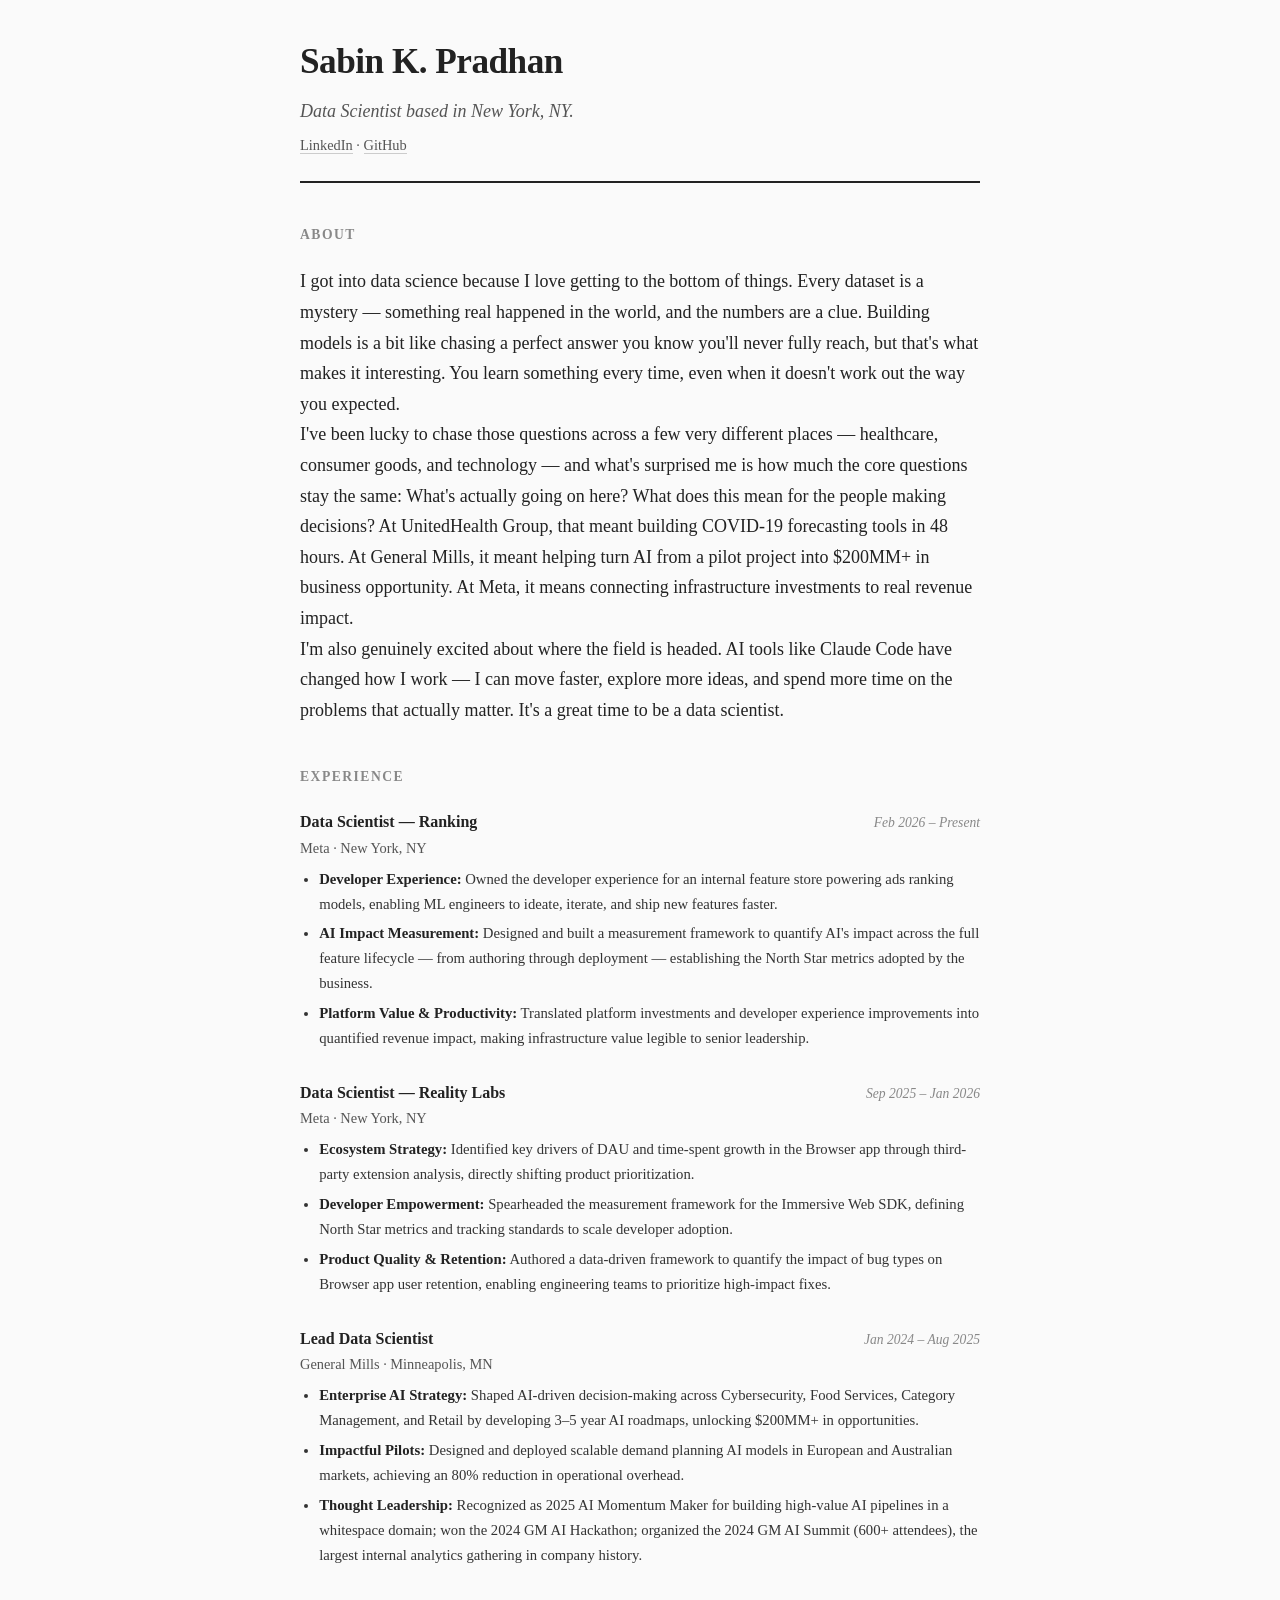
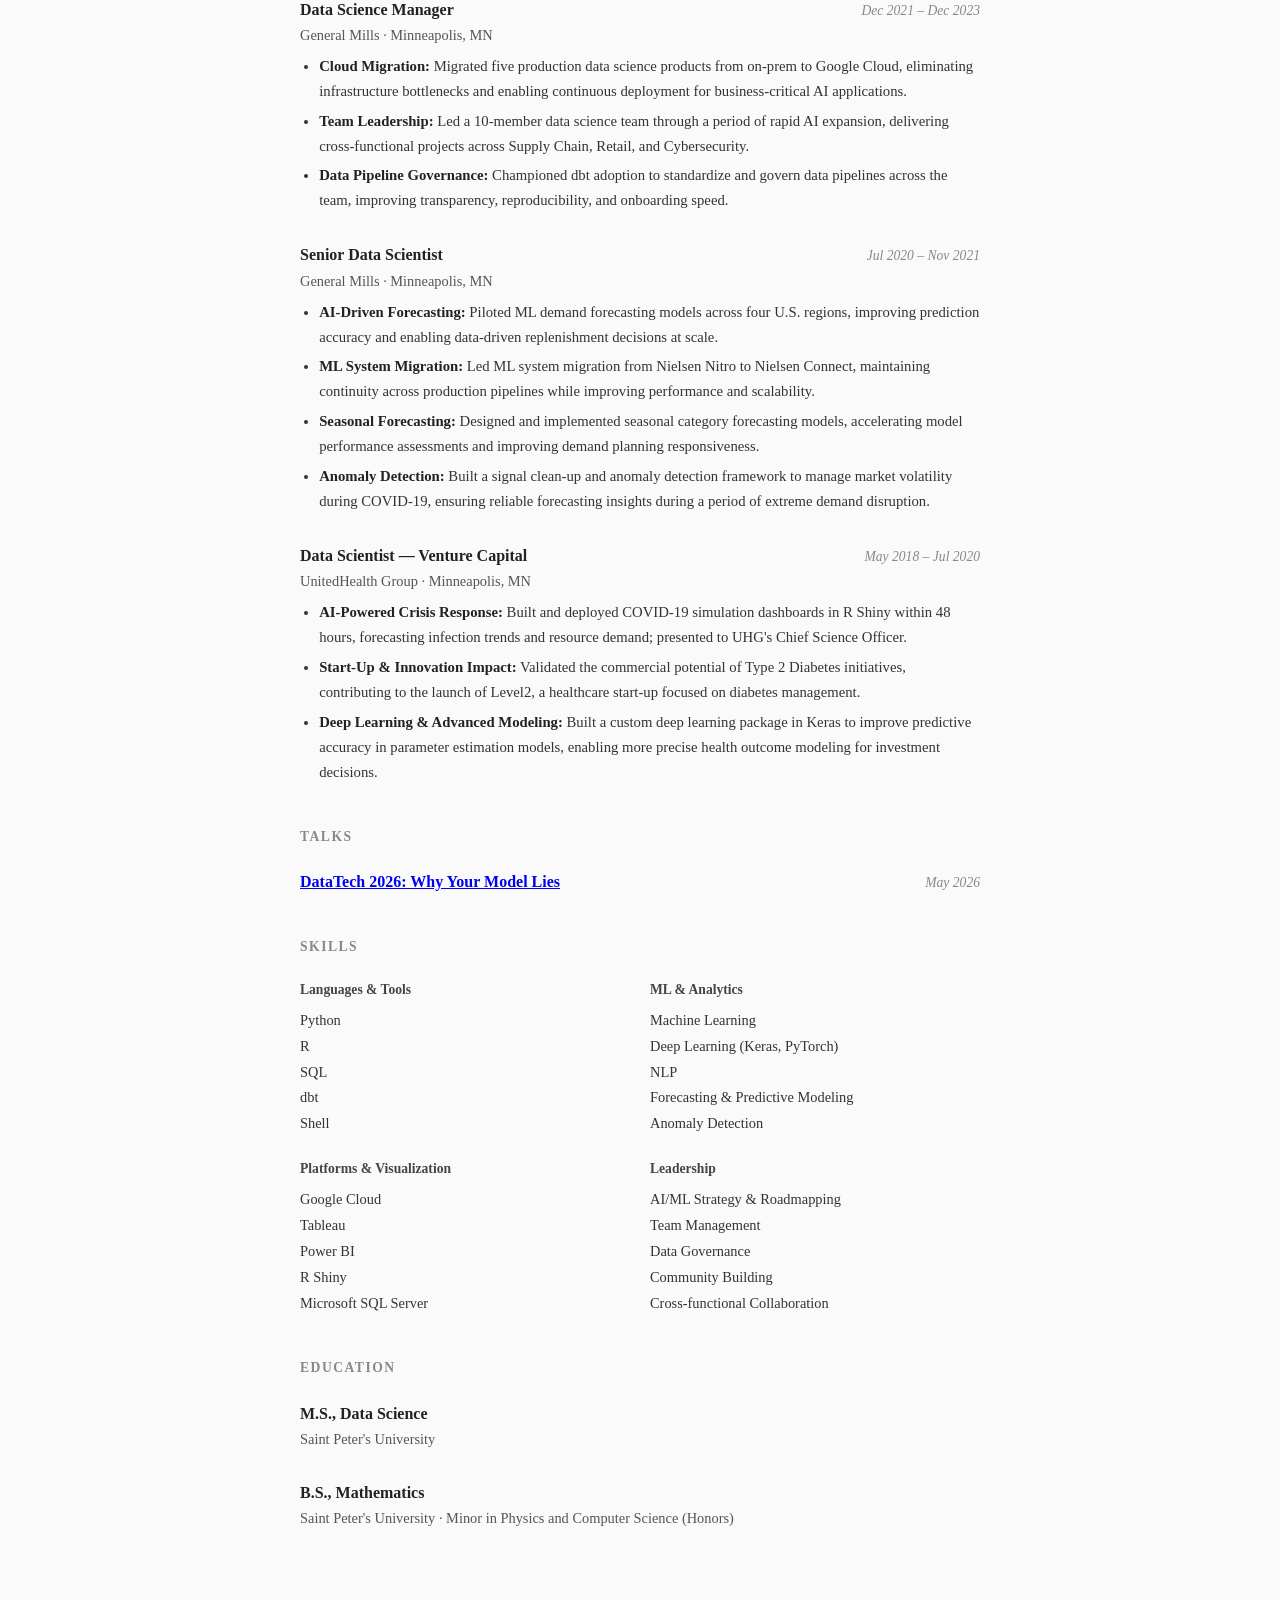
<file: index.html>
<!DOCTYPE html>
<html lang="en">
  <head>
    <meta charset="UTF-8" />
    <meta name="viewport" content="width=device-width, initial-scale=1.0" />
    <title>Sabin K. Pradhan</title>
    <link rel="stylesheet" href="styles.css" />
  </head>
  <body>
    <div class="container">

      <header>
        <h1>Sabin K. Pradhan</h1>
        <p class="bio">Data Scientist based in New York, NY.</p>
        <p class="contact">
          <a href="https://www.linkedin.com/in/sabinkpradhan" target="_blank">LinkedIn</a> &middot;
          <a href="https://github.com/spradh" target="_blank">GitHub</a>
        </p>
      </header>

      <section>
        <h2>About</h2>
        <p>I got into data science because I love getting to the bottom of things. Every dataset is a mystery — something real happened in the world, and the numbers are a clue. Building models is a bit like chasing a perfect answer you know you'll never fully reach, but that's what makes it interesting. You learn something every time, even when it doesn't work out the way you expected.</p>
        <p>I've been lucky to chase those questions across a few very different places — healthcare, consumer goods, and technology — and what's surprised me is how much the core questions stay the same: What's actually going on here? What does this mean for the people making decisions? At UnitedHealth Group, that meant building COVID-19 forecasting tools in 48 hours. At General Mills, it meant helping turn AI from a pilot project into $200MM+ in business opportunity. At Meta, it means connecting infrastructure investments to real revenue impact.</p>
        <p>I'm also genuinely excited about where the field is headed. AI tools like Claude Code have changed how I work — I can move faster, explore more ideas, and spend more time on the problems that actually matter. It's a great time to be a data scientist.</p>
      </section>

      <section>
        <h2>Experience</h2>

        <div class="job">
          <div class="job-header">
            <span class="job-title">Data Scientist — Ranking</span>
            <span class="job-date">Feb 2026 – Present</span>
          </div>
          <div class="job-company">Meta &middot; New York, NY</div>
          <ul>
            <li><strong>Developer Experience:</strong> Owned the developer experience for an internal feature store powering ads ranking models, enabling ML engineers to ideate, iterate, and ship new features faster.</li>
            <li><strong>AI Impact Measurement:</strong> Designed and built a measurement framework to quantify AI's impact across the full feature lifecycle — from authoring through deployment — establishing the North Star metrics adopted by the business.</li>
            <li><strong>Platform Value & Productivity:</strong> Translated platform investments and developer experience improvements into quantified revenue impact, making infrastructure value legible to senior leadership.</li>
          </ul>
        </div>

        <div class="job">
          <div class="job-header">
            <span class="job-title">Data Scientist — Reality Labs</span>
            <span class="job-date">Sep 2025 – Jan 2026</span>
          </div>
          <div class="job-company">Meta &middot; New York, NY</div>
          <ul>
            <li><strong>Ecosystem Strategy:</strong> Identified key drivers of DAU and time-spent growth in the Browser app through third-party extension analysis, directly shifting product prioritization.</li>
            <li><strong>Developer Empowerment:</strong> Spearheaded the measurement framework for the Immersive Web SDK, defining North Star metrics and tracking standards to scale developer adoption.</li>
            <li><strong>Product Quality & Retention:</strong> Authored a data-driven framework to quantify the impact of bug types on Browser app user retention, enabling engineering teams to prioritize high-impact fixes.</li>
          </ul>
        </div>

        <div class="job">
          <div class="job-header">
            <span class="job-title">Lead Data Scientist</span>
            <span class="job-date">Jan 2024 – Aug 2025</span>
          </div>
          <div class="job-company">General Mills &middot; Minneapolis, MN</div>
          <ul>
            <li><strong>Enterprise AI Strategy:</strong> Shaped AI-driven decision-making across Cybersecurity, Food Services, Category Management, and Retail by developing 3–5 year AI roadmaps, unlocking $200MM+ in opportunities.</li>
            <li><strong>Impactful Pilots:</strong> Designed and deployed scalable demand planning AI models in European and Australian markets, achieving an 80% reduction in operational overhead.</li>
            <li><strong>Thought Leadership:</strong> Recognized as 2025 AI Momentum Maker for building high-value AI pipelines in a whitespace domain; won the 2024 GM AI Hackathon; organized the 2024 GM AI Summit (600+ attendees), the largest internal analytics gathering in company history.</li>
          </ul>
        </div>

        <div class="job">
          <div class="job-header">
            <span class="job-title">Data Science Manager</span>
            <span class="job-date">Dec 2021 – Dec 2023</span>
          </div>
          <div class="job-company">General Mills &middot; Minneapolis, MN</div>
          <ul>
            <li><strong>Cloud Migration:</strong> Migrated five production data science products from on-prem to Google Cloud, eliminating infrastructure bottlenecks and enabling continuous deployment for business-critical AI applications.</li>
            <li><strong>Team Leadership:</strong> Led a 10-member data science team through a period of rapid AI expansion, delivering cross-functional projects across Supply Chain, Retail, and Cybersecurity.</li>
            <li><strong>Data Pipeline Governance:</strong> Championed dbt adoption to standardize and govern data pipelines across the team, improving transparency, reproducibility, and onboarding speed.</li>
          </ul>
        </div>

        <div class="job">
          <div class="job-header">
            <span class="job-title">Senior Data Scientist</span>
            <span class="job-date">Jul 2020 – Nov 2021</span>
          </div>
          <div class="job-company">General Mills &middot; Minneapolis, MN</div>
          <ul>
            <li><strong>AI-Driven Forecasting:</strong> Piloted ML demand forecasting models across four U.S. regions, improving prediction accuracy and enabling data-driven replenishment decisions at scale.</li>
            <li><strong>ML System Migration:</strong> Led ML system migration from Nielsen Nitro to Nielsen Connect, maintaining continuity across production pipelines while improving performance and scalability.</li>
            <li><strong>Seasonal Forecasting:</strong> Designed and implemented seasonal category forecasting models, accelerating model performance assessments and improving demand planning responsiveness.</li>
            <li><strong>Anomaly Detection:</strong> Built a signal clean-up and anomaly detection framework to manage market volatility during COVID-19, ensuring reliable forecasting insights during a period of extreme demand disruption.</li>
          </ul>
        </div>

        <div class="job">
          <div class="job-header">
            <span class="job-title">Data Scientist — Venture Capital</span>
            <span class="job-date">May 2018 – Jul 2020</span>
          </div>
          <div class="job-company">UnitedHealth Group &middot; Minneapolis, MN</div>
          <ul>
            <li><strong>AI-Powered Crisis Response:</strong> Built and deployed COVID-19 simulation dashboards in R Shiny within 48 hours, forecasting infection trends and resource demand; presented to UHG's Chief Science Officer.</li>
            <li><strong>Start-Up & Innovation Impact:</strong> Validated the commercial potential of Type 2 Diabetes initiatives, contributing to the launch of Level2, a healthcare start-up focused on diabetes management.</li>
            <li><strong>Deep Learning & Advanced Modeling:</strong> Built a custom deep learning package in Keras to improve predictive accuracy in parameter estimation models, enabling more precise health outcome modeling for investment decisions.</li>
          </ul>
        </div>

      </section>

      <section>
        <h2>Talks</h2>

        <!-- Template for future talks:
        <div class="talk">
          <div class="talk-header">
            <span class="talk-title"><a href="talks/YYYYMM_FILENAME.html">Talk Title</a></span>
            <span class="talk-date">Month YYYY</span>
          </div>
          <div class="talk-event">Event / Venue Name</div>
        </div>
        -->

        <div class="talk">
          <div class="talk-header">
            <span class="talk-title"><a href="talks/202605_Pradhan_Sabin_Why_Your_Model_Lies_Presentation.html">DataTech 2026: Why Your Model Lies</a></span>
            <span class="talk-date">May 2026</span>
          </div>
        </div>

      </section>

      <section>
        <h2>Skills</h2>
        <div class="skills-grid">
          <div class="skill-group">
            <h3>Languages & Tools</h3>
            <ul>
              <li>Python</li>
              <li>R</li>
              <li>SQL</li>
              <li>dbt</li>
              <li>Shell</li>
            </ul>
          </div>
          <div class="skill-group">
            <h3>ML & Analytics</h3>
            <ul>
              <li>Machine Learning</li>
              <li>Deep Learning (Keras, PyTorch)</li>
              <li>NLP</li>
              <li>Forecasting & Predictive Modeling</li>
              <li>Anomaly Detection</li>
            </ul>
          </div>
          <div class="skill-group">
            <h3>Platforms & Visualization</h3>
            <ul>
              <li>Google Cloud</li>
              <li>Tableau</li>
              <li>Power BI</li>
              <li>R Shiny</li>
              <li>Microsoft SQL Server</li>
            </ul>
          </div>
          <div class="skill-group">
            <h3>Leadership</h3>
            <ul>
              <li>AI/ML Strategy & Roadmapping</li>
              <li>Team Management</li>
              <li>Data Governance</li>
              <li>Community Building</li>
              <li>Cross-functional Collaboration</li>
            </ul>
          </div>
        </div>
      </section>

      <section>
        <h2>Education</h2>

        <div class="job">
          <div class="job-header">
            <span class="job-title">M.S., Data Science</span>
          </div>
          <div class="job-company">Saint Peter's University</div>
        </div>

        <div class="job">
          <div class="job-header">
            <span class="job-title">B.S., Mathematics</span>
          </div>
          <div class="job-company">Saint Peter's University &middot; Minor in Physics and Computer Science (Honors)</div>
        </div>

      </section>

    </div>
  </body>
</html>
</file>
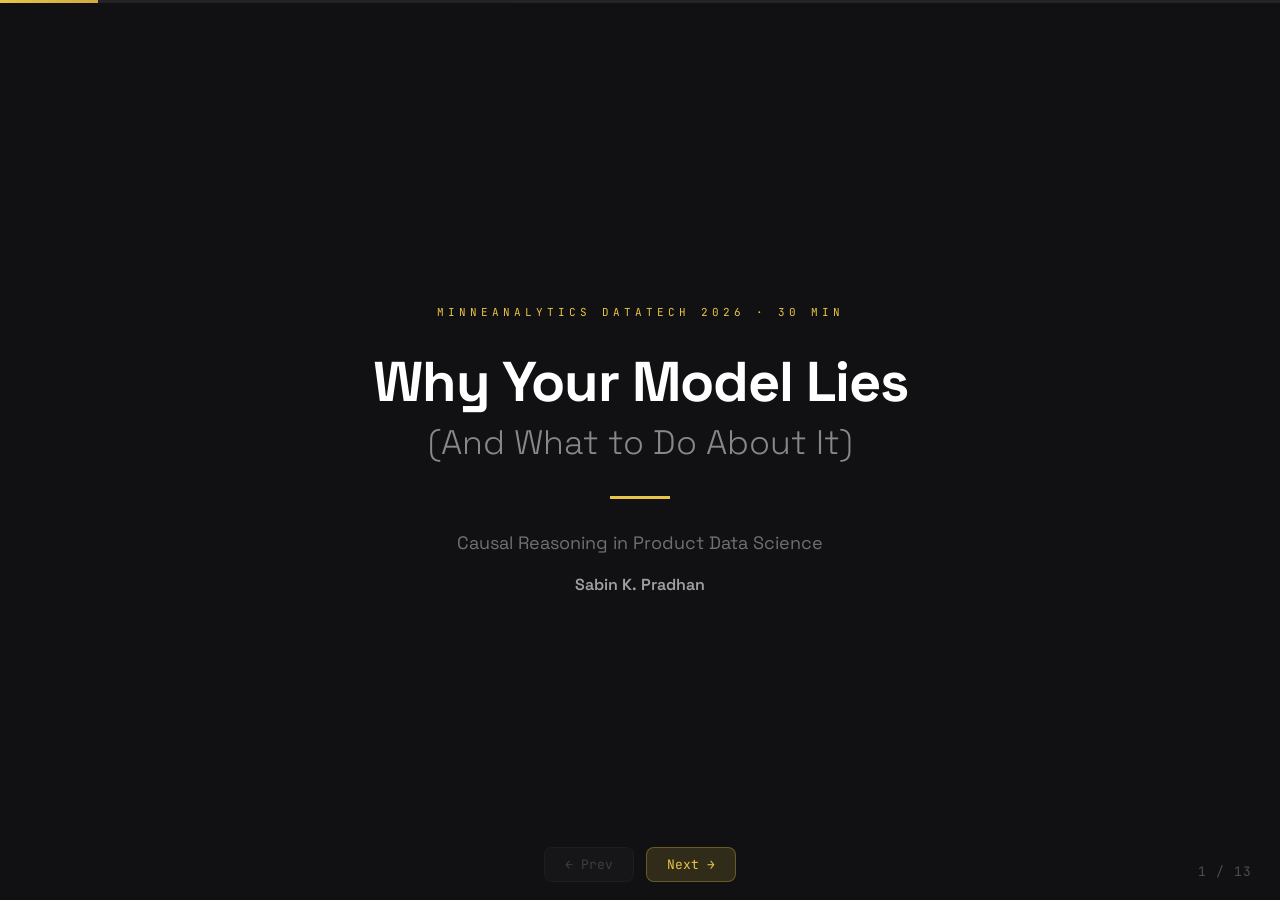
<file: talks/202605_Pradhan_Sabin_Why_Your_Model_Lies_Presentation.html>
<!DOCTYPE html>
<html lang="en">
<head>
<meta charset="UTF-8">
<meta name="viewport" content="width=device-width, initial-scale=1.0">
<title>Why Your Model Lies — Sabin K. Pradhan</title>
<link href="https://fonts.googleapis.com/css2?family=Space+Grotesk:wght@300;400;500;600;700;800&family=JetBrains+Mono:wght@400;500;600;700&display=swap" rel="stylesheet">
<style>
  *, *::before, *::after { box-sizing: border-box; margin: 0; padding: 0; }
  html, body { height: 100%; overflow: hidden; background: #111113; color: #fff; font-family: 'Space Grotesk', sans-serif; }
  
  ::-webkit-scrollbar { width: 4px; }
  ::-webkit-scrollbar-track { background: transparent; }
  ::-webkit-scrollbar-thumb { background: rgba(255,255,255,0.1); border-radius: 4px; }

  .mono { font-family: 'JetBrains Mono', monospace; }

  /* Progress bar */
  #progress { position: fixed; top: 0; left: 0; height: 3px; background: linear-gradient(90deg, #E8C547, #D4A843); transition: width 0.4s ease; z-index: 100; }
  #progress-track { position: fixed; top: 0; left: 0; right: 0; height: 3px; background: rgba(255,255,255,0.08); z-index: 99; }

  /* Slide container */
  #deck { width: 100%; height: 100%; position: relative; }
  .slide { display: none; width: 100%; height: 100%; position: absolute; top: 0; left: 0; animation: fadeUp 0.35s ease; }
  .slide.active { display: flex; }
  
  @keyframes fadeUp { from { opacity: 0; transform: translateY(10px); } to { opacity: 1; transform: translateY(0); } }
  @keyframes barGrow { from { width: 0; } }

  /* Navigation */
  #nav { position: fixed; bottom: 18px; left: 50%; transform: translateX(-50%); display: flex; gap: 12px; z-index: 50; }
  #nav button { background: rgba(255,255,255,0.08); border: 1px solid rgba(255,255,255,0.1); color: rgba(255,255,255,0.6); border-radius: 8px; padding: 8px 20px; cursor: pointer; font-family: 'JetBrains Mono', monospace; font-size: 13px; transition: all 0.2s; }
  #nav button:hover:not(:disabled) { background: rgba(255,255,255,0.12); }
  #nav button:disabled { opacity: 0.3; cursor: default; }
  #btn-next { background: rgba(232,197,71,0.15) !important; border-color: rgba(232,197,71,0.3) !important; color: #E8C547 !important; }
  #slide-num { position: fixed; bottom: 20px; right: 28px; font-family: 'JetBrains Mono', monospace; font-size: 13px; color: rgba(255,255,255,0.25); letter-spacing: 1px; z-index: 50; }

  /* Shared styles */
  .tag { display: inline-block; padding: 4px 12px; border-radius: 6px; background: rgba(232,197,71,0.15); font-family: 'JetBrains Mono', monospace; font-size: 10px; color: #E8C547; font-weight: 700; letter-spacing: 1px; }
  .gold-line { width: 60px; height: 3px; background: #E8C547; }
  .card { background: rgba(255,255,255,0.03); border: 1px solid rgba(255,255,255,0.06); border-radius: 10px; padding: 14px 16px; }
  .quote-bar { border-left: 2px solid #E8C547; padding-left: 16px; }
  .gold-box { padding: 14px 24px; background: rgba(232,197,71,0.08); border: 1px solid rgba(232,197,71,0.2); border-radius: 10px; }
  .dark-box { padding: 14px 18px; background: rgba(232,197,71,0.06); border: 1px solid rgba(232,197,71,0.15); border-radius: 10px; }

  /* Option cards */
  .option-card { background: rgba(255,255,255,0.03); border: 1px solid rgba(255,255,255,0.1); border-radius: 12px; padding: 16px 20px; cursor: pointer; transition: all 0.3s ease; position: relative; overflow: hidden; }
  .option-card:hover { background: rgba(255,255,255,0.05); }
  .option-card .id-circle { width: 32px; height: 32px; border-radius: 8px; display: flex; align-items: center; justify-content: center; font-family: 'JetBrains Mono', monospace; font-size: 14px; font-weight: 700; flex-shrink: 0; transition: all 0.3s; }
  .option-card .consequence { display: none; border-top: 1px solid rgba(255,255,255,0.1); padding-top: 14px; margin-top: 16px; animation: fadeUp 0.4s ease; }
  .option-card.revealed .consequence { display: block; }
  .option-card.revealed { border-color: var(--opt-color); background: var(--opt-bg); }
  .option-card.revealed .id-circle { background: var(--opt-color) !important; color: #1a1a1a !important; }
  .quality-tag { display: inline-block; padding: 3px 10px; border-radius: 20px; font-family: 'JetBrains Mono', monospace; font-size: 11px; font-weight: 700; letter-spacing: 0.5px; margin-bottom: 10px; }

  /* Feature bars */
  .feature-bar-fill { height: 100%; border-radius: 4px; background: linear-gradient(90deg, #E8C547, #D4A843); animation: barGrow 0.8s cubic-bezier(0.22,1,0.36,1); }

  /* Stat cards */
  .stat-card { flex: 1; padding: 20px 14px; background: rgba(255,255,255,0.03); border-radius: 12px; border: 1px solid rgba(255,255,255,0.06); text-align: center; }
  .stat-card.highlight { border-color: rgba(232,197,71,0.3); }
  .stat-value { font-size: 36px; font-weight: 700; line-height: 1.2; }

  /* Checklist */
  .checklist-item { display: flex; gap: 14px; padding: 12px 16px; background: rgba(255,255,255,0.03); border-radius: 10px; border: 1px solid rgba(255,255,255,0.06); align-items: flex-start; }
  .checklist-num { width: 30px; height: 30px; border-radius: 8px; background: rgba(232,197,71,0.15); display: flex; align-items: center; justify-content: center; font-family: 'JetBrains Mono', monospace; font-size: 13px; font-weight: 700; color: #E8C547; flex-shrink: 0; }

  /* Expertise tags */
  .expertise-tag { padding: 5px 14px; border-radius: 20px; background: rgba(232,197,71,0.1); border: 1px solid rgba(232,197,71,0.2); color: #E8C547; font-size: 12px; font-family: 'JetBrains Mono', monospace; display: inline-block; }

  /* Highlight cards */
  .highlight-card { display: flex; gap: 14px; padding: 14px 16px; background: rgba(255,255,255,0.03); border-radius: 10px; border: 1px solid rgba(255,255,255,0.06); }
  .highlight-card .icon { font-size: 22px; flex-shrink: 0; }
  .highlight-card .label { font-size: 12px; font-family: 'JetBrains Mono', monospace; color: #E8C547; margin-bottom: 4px; font-weight: 600; }
  .highlight-card .text { font-size: 14px; color: rgba(255,255,255,0.6); line-height: 1.5; }

  /* Diagram box */
  .diagram-box { padding: 20px 28px; background: rgba(255,255,255,0.03); border-radius: 12px; border: 1px solid rgba(255,255,255,0.08); }

  /* Responsive */
  @media (max-width: 768px) {
    .slide-inner { padding: 24px !important; }
    .stat-cards { flex-direction: column; }
  }
</style>
</head>
<body>

<div id="progress-track"></div>
<div id="progress"></div>

<div id="deck">

  <!-- SLIDE 1: Title -->
  <div class="slide active" data-index="0">
    <div class="slide-inner" style="display:flex; flex-direction:column; align-items:center; justify-content:center; height:100%; text-align:center; padding:40px; width:100%;">
      <div class="mono" style="font-size:11px; color:#E8C547; letter-spacing:4px; margin-bottom:32px; text-transform:uppercase;">MinneAnalytics DataTech 2026 · 30 min</div>
      <h1 style="font-size:clamp(36px,6vw,56px); font-weight:800; line-height:1.1; letter-spacing:-1px;">Why Your Model Lies</h1>
      <h2 style="font-size:clamp(22px,4vw,34px); font-weight:300; color:rgba(255,255,255,0.5); margin-top:8px;">(And What to Do About It)</h2>
      <div class="gold-line" style="margin:32px 0;"></div>
      <div style="font-size:18px; color:rgba(255,255,255,0.4);">Causal Reasoning in Product Data Science</div>
      <div style="font-size:16px; font-weight:600; color:rgba(255,255,255,0.6); margin-top:20px;">Sabin K. Pradhan</div>
    </div>
  </div>

  <!-- SLIDE 2: About Me -->
  <div class="slide" data-index="1">
    <div class="slide-inner" style="display:flex; flex-direction:column; justify-content:center; height:100%; padding:40px 48px; width:100%;">
      <div class="mono" style="font-size:11px; color:#E8C547; letter-spacing:3px; margin-bottom:8px; text-transform:uppercase;">About the Speaker</div>
      <h2 style="font-size:36px; font-weight:700;">Sabin K. Pradhan</h2>
      <div style="font-size:15px; color:rgba(255,255,255,0.4); margin-top:4px; margin-bottom:8px;">Data Scientist · 8+ Years · Tech, Healthcare, CPG & Ecommerce</div>
      <div style="font-size:13px; color:rgba(255,255,255,0.35); margin-bottom:16px; font-style:italic;">Currently: Product Data Scientist at a large-scale consumer tech platform — ranking systems, experimentation, and causal measurement.</div>
      <div style="display:flex; flex-wrap:wrap; gap:8px; margin-bottom:24px;">
        <span class="expertise-tag">Causal Inference</span>
        <span class="expertise-tag">Experimental Design</span>
        <span class="expertise-tag">A/B Testing</span>
        <span class="expertise-tag">Product Analytics</span>
      </div>

      <div style="display:flex; flex-direction:column; gap:0; margin-bottom:32px;">
        <div style="display:flex; gap:16px; padding:16px 0; border-bottom:1px solid rgba(255,255,255,0.06);">
          <div class="checklist-num" style="margin-top:2px;">1</div>
          <div>
            <div style="font-size:15px; font-weight:700; color:rgba(255,255,255,0.9); line-height:1.4; margin-bottom:4px;">Leveraged NLP techniques to surface competitor pricing strategy from Nielsen data</div>
            <div style="font-size:13px; color:rgba(255,255,255,0.45); line-height:1.5;">Found hidden patterns in Nielsen data to identify competitor promo strategies and flag direct competitive threats.</div>
          </div>
        </div>
        <div style="display:flex; gap:16px; padding:16px 0; border-bottom:1px solid rgba(255,255,255,0.06);">
          <div class="checklist-num" style="margin-top:2px;">2</div>
          <div>
            <div style="font-size:15px; font-weight:700; color:rgba(255,255,255,0.9); line-height:1.4; margin-bottom:4px;">Migrated production ML systems to cloud with zero service interruption</div>
            <div style="font-size:13px; color:rgba(255,255,255,0.45); line-height:1.5;">Five e2e data science workflows moved without a single missed run.</div>
          </div>
        </div>
        <div style="display:flex; gap:16px; padding:16px 0; border-bottom:1px solid rgba(255,255,255,0.06);">
          <div class="checklist-num" style="margin-top:2px;">3</div>
          <div>
            <div style="font-size:15px; font-weight:700; color:rgba(255,255,255,0.9); line-height:1.4; margin-bottom:4px;">Shipped COVID-19 forecasting dashboards in 48 hours</div>
            <div style="font-size:13px; color:rgba(255,255,255,0.45); line-height:1.5;">Helped inform national health policy decisions.</div>
          </div>
        </div>
        <div style="display:flex; gap:16px; padding:16px 0; border-bottom:1px solid rgba(255,255,255,0.06);">
          <div class="checklist-num" style="margin-top:2px;">4</div>
          <div>
            <div style="font-size:15px; font-weight:700; color:rgba(255,255,255,0.9); line-height:1.4; margin-bottom:4px;">Built a cost-effectiveness framework for pharmacogenomic testing — one of the first at this scale</div>
            <div style="font-size:13px; color:rgba(255,255,255,0.45); line-height:1.5;">Helped build the case for precision medicine: the right drug, for the right patient.</div>
          </div>
        </div>
      </div>

      <div class="quote-bar" style="font-size:14px; color:rgba(255,255,255,0.4); font-style:italic; line-height:1.7;">
        "A dataset is a mystery — a trail of clues left behind by real-world events. A data scientist's job is to follow that trail to find the truth."
      </div>
      <div style="display:flex; align-items:flex-end; justify-content:space-between; gap:24px; margin-top:20px;">
        <a href="https://www.linkedin.com/in/sabinkpradhan/" target="_blank" class="mono" style="font-size:12px; color:rgba(255,255,255,0.3); text-decoration:none; display:inline-flex; align-items:center; gap:6px; transition:color 0.2s;" onmouseover="this.style.color='#E8C547'" onmouseout="this.style.color='rgba(255,255,255,0.3)'">linkedin.com/in/sabinkpradhan →</a>
        <div style="text-align:center;">
          <img src="../SabinPradhanLinkedInQRCode.png" alt="LinkedIn QR Code" style="width:80px; height:80px; border-radius:6px; opacity:0.85;">
          <div class="mono" style="font-size:10px; color:rgba(255,255,255,0.25); letter-spacing:1px; margin-top:4px;">SCAN TO CONNECT</div>
        </div>
      </div>
    </div>
  </div>

  <!-- SLIDE 3: Product Data Science as a Specialty -->
  <div class="slide" data-index="2">
    <div class="slide-inner" style="display:flex; flex-direction:column; height:100%; padding:36px 48px; overflow-y:auto; width:100%;">
      <div class="mono" style="font-size:11px; color:#E8C547; letter-spacing:3px; margin-bottom:12px; text-transform:uppercase;">The Role</div>
      <h2 style="font-size:32px; font-weight:700; margin-bottom:24px;">Product Data Science is a Specialty Within Data Science</h2>
      <div style="display:flex; flex-direction:column; gap:16px;">
        <div style="padding:16px; background:rgba(255,255,255,0.03); border-radius:10px; border:1px solid rgba(255,255,255,0.06);">
          <div style="font-size:14px; font-weight:700; color:rgba(255,255,255,0.9); margin-bottom:10px;">Data Science</div>
          <ul style="font-size:13px; color:rgba(255,255,255,0.5); line-height:1.8; padding-left:16px; margin:0; display:flex; flex-direction:column; gap:2px;">
            <li>Builds models to predict outcomes — churn, LTV, recommendations</li>
            <li>Analyzes trends and patterns in historical data</li>
            <li>Asks: <em>"What is happening? What will happen?"</em></li>
          </ul>
        </div>
        <div style="padding:16px; background:rgba(232,197,71,0.08); border-radius:10px; border:1px solid rgba(232,197,71,0.2);">
          <div style="font-size:14px; font-weight:700; color:#E8C547; margin-bottom:10px;">Product Data Science</div>
          <ul style="font-size:13px; color:rgba(255,255,255,0.5); line-height:1.8; padding-left:16px; margin:0; display:flex; flex-direction:column; gap:2px;">
            <li>Designs and interprets A/B tests to measure true feature impact</li>
            <li>Disentangles correlation from causation before shipping decisions</li>
            <li>Asks: <em>"If we change X, what actually happens to the outcome?"</em></li>
          </ul>
        </div>
      </div>
    </div>
  </div>

  <!-- SLIDE 4: Prediction vs Causation + Distinction -->
  <div class="slide" data-index="3">
    <div class="slide-inner" style="display:flex; flex-direction:column; align-items:center; justify-content:flex-start; height:100%; padding:48px; overflow-y:auto; width:100%;">
      <div class="mono" style="font-size:11px; color:#E8C547; letter-spacing:3px; margin-bottom:32px; text-transform:uppercase;">The Problem</div>
      <h2 style="font-size:36px; font-weight:800; letter-spacing:-1px; margin-bottom:20px;">Prediction is not causation.</h2>
      <div style="max-width:520px; font-size:15px; color:rgba(255,255,255,0.5); line-height:1.8; margin-bottom:36px; text-align:center;">A model can say "this feature is important." It cannot say "changing this feature will improve outcomes."</div>
      <div style="display:flex; flex-direction:column; gap:12px; width:100%; max-width:480px; margin-bottom:24px;">
        <div class="dark-box" style="display:flex; align-items:center; gap:16px;">
          <div class="mono" style="font-size:13px; font-weight:700; color:rgba(255,255,255,0.4); width:160px; flex-shrink:0;">models</div>
          <div style="font-size:14px; color:rgba(255,255,255,0.6);">= good at finding patterns</div>
        </div>
        <div class="dark-box" style="display:flex; align-items:center; gap:16px;">
          <div class="mono" style="font-size:13px; font-weight:700; color:rgba(255,255,255,0.4); width:160px; flex-shrink:0;">product decisions</div>
          <div style="font-size:14px; color:rgba(255,255,255,0.6);">= need to move outcomes</div>
        </div>
        <div class="dark-box" style="display:flex; align-items:center; gap:16px; border-color:rgba(232,197,71,0.3); background:rgba(232,197,71,0.08);">
          <div class="mono" style="font-size:13px; font-weight:700; color:#E8C547; width:160px; flex-shrink:0;">product data science</div>
          <div style="font-size:14px; color:#E8C547; font-weight:600;">= the discipline that connects them</div>
        </div>
      </div>
      <div style="padding:16px 20px; background:rgba(84,200,138,0.06); border-radius:10px; border:1px solid rgba(84,200,138,0.2); width:100%; max-width:480px;">
        <div style="font-size:12px; font-weight:700; color:#54C88A; letter-spacing:2px; margin-bottom:12px; font-family:'JetBrains Mono', monospace; text-transform:uppercase;">In practice</div>
        <div style="display:flex; flex-direction:column; gap:10px;">
          <div style="display:flex; gap:10px; align-items:flex-start;">
            <div style="width:6px; height:6px; border-radius:50%; background:#54C88A; flex-shrink:0; margin-top:5px;"></div>
            <div style="font-size:13px; color:rgba(255,255,255,0.6); line-height:1.6;">A general DS finds that users who complete onboarding churn 40% less. A product DS asks: does finishing onboarding <em>cause</em> retention — or do users who plan to stay just happen to bother finishing it?</div>
          </div>
          <div style="display:flex; gap:10px; align-items:flex-start;">
            <div style="width:6px; height:6px; border-radius:50%; background:#54C88A; flex-shrink:0; margin-top:5px;"></div>
            <div style="font-size:13px; color:rgba(255,255,255,0.6); line-height:1.6;">A general DS finds users of the premium dashboard have 3× higher LTV. A product DS asks: does using the dashboard <em>create</em> that value — or do high-value customers simply explore more features by nature?</div>
          </div>
        </div>
      </div>
    </div>
  </div>

  <!-- SLIDE 6: Case Study Context -->
  <div class="slide" data-index="5">
    <div class="slide-inner" style="display:flex; flex-direction:column; align-items:center; justify-content:center; height:100%; padding:48px; width:100%;">
      <div class="mono" style="font-size:11px; color:#E8C547; letter-spacing:3px; margin-bottom:32px; text-transform:uppercase;">The Format</div>
      <h2 style="font-size:36px; font-weight:800; letter-spacing:-1px; margin-bottom:16px;">Two case studies.</h2>
      <div style="max-width:520px; font-size:15px; color:rgba(255,255,255,0.5); line-height:1.8; margin-bottom:36px; text-align:center;">Each one is a real scenario. You'll see the data, pick a recommendation, and find out what actually happens.</div>
      <div style="display:grid; grid-template-columns:repeat(2, minmax(0, 1fr)); gap:16px; width:100%; max-width:640px; margin-bottom:32px;">
        <div class="card" style="padding:20px 22px;">
          <div class="mono" style="font-size:10px; color:#E8C547; letter-spacing:2px; margin-bottom:10px;">CASE STUDY 1</div>
          <div style="font-size:15px; font-weight:700; margin-bottom:8px;">The Ranking Model</div>
          <div style="font-size:13px; color:rgba(255,255,255,0.5); line-height:1.6;">A feed ranking model flags recency as the top driver. The team wants to act on it.</div>
        </div>
        <div class="card" style="padding:20px 22px;">
          <div class="mono" style="font-size:10px; color:#E8C547; letter-spacing:2px; margin-bottom:10px;">CASE STUDY 2</div>
          <div style="font-size:15px; font-weight:700; margin-bottom:8px;">The Retention Problem</div>
          <div style="font-size:13px; color:rgba(255,255,255,0.5); line-height:1.6;">Notification opt-ins correlate with 17-point higher retention. The team wants to scale it.</div>
        </div>
      </div>
      <div style="font-size:14px; color:rgba(255,255,255,0.3); font-style:italic;">Same question each time: is this a causal lever, or just a pattern the model learned?</div>
    </div>
  </div>

  <!-- SLIDE 7: Case Study 1 Setup -->
  <div class="slide" data-index="5">
    <div class="slide-inner" style="display:flex; flex-direction:column; height:100%; padding:36px 48px; overflow-y:auto; width:100%;">
      <div style="display:flex; align-items:center; gap:12px; margin-bottom:20px;">
        <span class="tag">CASE STUDY 1</span>
      </div>
      <h2 style="font-size:32px; font-weight:700; margin-bottom:16px;">When product teams trust model output too literally</h2>
      <div style="font-size:15px; color:rgba(255,255,255,0.6); line-height:1.6; margin-bottom:12px;">You're on the ranking team at a content platform. Your ML model predicts engagement (likes, comments, shares) on posts in a feed.</div>
      <div style="font-size:15px; color:rgba(255,255,255,0.5); line-height:1.6; margin-bottom:20px;">Feature importance analysis comes back. The #1 driver is "time since post creation" with an importance score of 0.23 — a recency signal. The team must decide: does this mean "boost recent posts"?</div>
      <div class="card" style="margin-bottom:20px; padding:16px 20px;">
        <div class="mono" style="font-size:11px; color:rgba(255,255,255,0.3); margin-bottom:12px; letter-spacing:1px;">FEATURE IMPORTANCE</div>
        <div id="feature-bars"></div>
      </div>
      <div class="dark-box" style="font-size:15px; color:#E8C547; line-height:1.5;">
        💬 Your product manager says: "Boost recent posts. That's what people want."
      </div>
    </div>
  </div>

  <!-- SLIDE 6: Case Study 1 Decision -->
  <div class="slide" data-index="5">
    <div class="slide-inner" style="display:flex; flex-direction:column; height:100%; padding:36px 44px; overflow-y:auto; width:100%;">
      <div style="display:flex; align-items:center; gap:12px; margin-bottom:12px;">
        <span class="tag">CASE STUDY 1</span>
        <span class="mono" style="font-size:11px; color:rgba(255,255,255,0.3); letter-spacing:1px;">YOUR DECISION</span>
      </div>
      <h2 style="font-size:26px; font-weight:700; margin-bottom:20px;">What do you recommend?</h2>
      <div style="display:flex; flex-direction:column; gap:12px;" id="options-cs1">
        <div class="option-card" style="--opt-color:#E8A847; --opt-bg:rgba(232,168,71,0.06);" onclick="toggleOption(this)">
          <div style="display:flex; align-items:flex-start; gap:12px;">
            <div class="id-circle" style="background:rgba(255,255,255,0.08); color:rgba(255,255,255,0.5);">A</div>
            <div style="flex:1;">
              <div style="font-size:15px; font-weight:600; margin-bottom:4px;">Audit the signal before acting</div>
              <div style="font-size:13px; color:rgba(255,255,255,0.5); line-height:1.5;">Normalize engagement by impressions in the training data. Check whether recency predicts engagement rate — not raw engagement counts — after controlling for exposure.</div>
            </div>
          </div>
          <div class="consequence">
            <div class="quality-tag" style="background:rgba(232,168,71,0.15); color:#E8A847;">Good Start</div>
            <div style="font-size:14px; font-weight:600; margin-bottom:6px;">Right Direction, But Only a Diagnostic</div>
            <ul style="font-size:13px; color:rgba(255,255,255,0.6); line-height:1.8; margin-bottom:10px; padding-left:16px; display:flex; flex-direction:column; gap:4px;">
              <li>The feed was roughly chronological — recent posts got more impressions, which mechanically produced more raw engagement</li>
              <li>Dividing engagement by impressions controls for that exposure bias</li>
              <li>FINDING: Recency still predicts engagement rate after the correction, the signal is real. If it collapses, it was a feedback loop artifact all along</li>
              <li>But this only tells you whether to act — not what to build or why the signal exists</li>
            </ul>
            <div style="font-size:13px; color:#E8A847; font-style:italic; line-height:1.5;">💡 Auditing the signal tells you if recency is real. It doesn't tell you what mechanism is driving it — or what intervention will move the needle.</div>
          </div>
        </div>
        <div class="option-card" style="--opt-color:#E8A847; --opt-bg:rgba(232,168,71,0.06);" onclick="toggleOption(this)">
          <div style="display:flex; align-items:flex-start; gap:12px;">
            <div class="id-circle" style="background:rgba(255,255,255,0.08); color:rgba(255,255,255,0.5);">B</div>
            <div style="flex:1;">
              <div style="font-size:15px; font-weight:600; margin-bottom:4px;">A/B test the recency boost</div>
              <div style="font-size:13px; color:rgba(255,255,255,0.5); line-height:1.5;">Treatment gets a 2x multiplier for posts under 2 hours. Control gets baseline ranking. Measure engagement over 14 days.</div>
            </div>
          </div>
          <div class="consequence">
            <div class="quality-tag" style="background:rgba(232,168,71,0.15); color:#E8A847;">Better</div>
            <div style="font-size:14px; font-weight:600; margin-bottom:6px;">Better, But the Mechanism is Still Ambiguous</div>
            <ul style="font-size:13px; color:rgba(255,255,255,0.6); line-height:1.8; margin-bottom:10px; padding-left:16px; display:flex; flex-direction:column; gap:4px;">
              <li>FINDING:You run the test and see a small lift — the intervention did something</li>
              <li>But two things changed at once: the ranking signal (recency weight) and the content shown (recent posts are, by definition, posts users haven't seen yet)</li>
              <li>The lift could be from recency preference, or from novelty — users engaging with any unseen content placed at the top of their feed</li>
              <li>You can't tell which mechanism drove the result — and you need to know before you can scale or generalize it</li>
            </ul>
            <div style="font-size:13px; color:#E8A847; font-style:italic; line-height:1.5;">💡 The test tells you the metric moved. It doesn't tell you whether recency or novelty moved it — and those lead to completely different product decisions.</div>
          </div>
        </div>
        <div class="option-card" style="--opt-color:#54C88A; --opt-bg:rgba(84,200,138,0.06);" onclick="toggleOption(this)">
          <div style="display:flex; align-items:flex-start; gap:12px;">
            <div class="id-circle" style="background:rgba(255,255,255,0.08); color:rgba(255,255,255,0.5);">C</div>
            <div style="flex:1;">
              <div style="font-size:15px; font-weight:600; margin-bottom:4px;">Isolate the mechanism with a 3-arm test</div>
              <div style="font-size:13px; color:rgba(255,255,255,0.5); line-height:1.5;">Add a third arm — unseen-content boost (any post this user hasn't seen, regardless of age). Measure D30 retention and session frequency alongside immediate engagement.</div>
            </div>
          </div>
          <div class="consequence">
            <div class="quality-tag" style="background:rgba(84,200,138,0.15); color:#54C88A;">Best Practice</div>
            <div style="font-size:14px; font-weight:600; margin-bottom:6px;">The Complete Analysis</div>
            <ul style="font-size:13px; color:rgba(255,255,255,0.6); line-height:1.8; margin-bottom:10px; padding-left:16px; display:flex; flex-direction:column; gap:4px;">
              <li>Arm 1: recency boost — posts under 2 hours get 2x multiplier</li>
              <li>Arm 2: unseen-content boost — surface the highest-quality post this user hasn't seen, regardless of age</li>
              <li>Arm 3: baseline</li>
              <li>FINDING: Arm 1 ≈ Arm 2: the lift is novelty, not recency — the real lever is surfacing unseen content, which is a completely different product decision</li>
              <li>Pro tip: Use D30 retention and session frequency as guardrail metrics to prevent optimizing a short-term click metric at the expense of long-term feed quality</li>
            </ul>
            <div style="font-size:13px; color:#54C88A; font-style:italic; line-height:1.5;">💡 The real lever wasn't time — it was unseen content relevant to that user. That's a completely different product decision than a recency boost.</div>
          </div>
        </div>
      </div>
      <div style="text-align:center; margin-top:20px; font-size:13px; color:rgba(255,255,255,0.25);" class="mono" id="cs1-hint">↑ Tap an option to see the consequence</div>
    </div>
  </div>

  <!-- SLIDE 7: Case Study 1 Reveal -->
  <div class="slide" data-index="6">
    <div class="slide-inner" style="display:flex; flex-direction:column; align-items:center; justify-content:center; height:100%; padding:48px; text-align:center; width:100%;">
      <span class="tag" style="margin-bottom:24px;">CASE STUDY 1 · REVEAL</span>
      <h2 style="font-size:28px; font-weight:700; margin-bottom:24px;">Three Steps to the Real Answer</h2>
      <div class="diagram-box" style="margin-bottom:24px; max-width:500px; text-align:left;">
        <div class="mono" style="font-size:12px; color:#E8C547; line-height:1.8;">A · Audit → recency survives debiasing, but effect is smaller than raw counts suggested</div>
        <div class="mono" style="font-size:12px; color:rgba(255,255,255,0.5); line-height:1.8;">B · 2-arm test → lift confirmed, but recency and novelty are still confounded</div>
        <div class="mono" style="font-size:12px; color:#54C88A; line-height:1.8;">C · 3-arm test → Arm 1 ≈ Arm 2. The lift was novelty, not recency.</div>
      </div>
      <ul style="font-size:13px; color:rgba(255,255,255,0.7); line-height:1.8; margin-bottom:28px; max-width:500px; padding-left:16px; text-align:left; display:flex; flex-direction:column; gap:4px;">
        <li>Recency is a real signal — but it's a proxy for <em>"content this user hasn't seen yet,"</em> not a preference for freshness</li>
        <li>The 2-arm test showed a lift that looked like evidence for recency — it was actually novelty in disguise</li>
        <li>The 3-arm test isolated the mechanism: boosting any unseen content produced the same lift as boosting recent content</li>
        <li>The right product decision: a freshness filter — stop re-showing content users have already scrolled past. Not a recency boost.</li>
      </ul>
      <div class="gold-box" style="font-size:15px; font-weight:600; color:#E8C547; line-height:1.6; max-width:500px;">The model learned the feed's own behavior, not user preferences.<br>Each step of the analysis got closer to the real lever — which turned out to be novelty, not time.</div>
    </div>
  </div>

  <!-- SLIDE 8: Case Study 2 Setup -->
  <div class="slide" data-index="7">
    <div class="slide-inner" style="display:flex; flex-direction:column; height:100%; padding:36px 48px; overflow-y:auto; width:100%;">
      <div style="display:flex; align-items:center; gap:12px; margin-bottom:20px;">
        <span class="tag">CASE STUDY 2</span>
      </div>
      <h2 style="font-size:32px; font-weight:700; margin-bottom:16px;">The Retention Problem</h2>
      <div style="font-size:15px; color:rgba(255,255,255,0.6); line-height:1.6; margin-bottom:12px;">You're a data scientist on a mobile app team. Retention is falling and leadership wants to act. The analytics team runs a cohort analysis comparing 30-day retention across users who did and didn't enable push notifications.</div>
      <div style="font-size:15px; color:rgba(255,255,255,0.5); line-height:1.6; margin-bottom:20px;">The numbers come back. The gap is large and clean. The team must decide: is notification opt-in a causal lever for retention, or just a pattern in the data?</div>
      <div class="stat-cards" style="display:flex; gap:12px; margin-bottom:20px;">
        <div class="stat-card">
          <div class="stat-value" style="color:#fff;">45%</div>
          <div class="mono" style="font-size:10px; color:rgba(255,255,255,0.3); margin-top:4px;">30-day retention</div>
          <div style="font-size:11px; color:rgba(255,255,255,0.5); margin-top:4px;">With notifications</div>
        </div>
        <div class="stat-card">
          <div class="stat-value" style="color:#fff;">28%</div>
          <div class="mono" style="font-size:10px; color:rgba(255,255,255,0.3); margin-top:4px;">30-day retention</div>
          <div style="font-size:11px; color:rgba(255,255,255,0.5); margin-top:4px;">Without notifications</div>
        </div>
        <div class="stat-card highlight">
          <div class="stat-value" style="color:#E8C547;">+17pp</div>
          <div class="mono" style="font-size:10px; color:rgba(255,255,255,0.3); margin-top:4px;">percentage points</div>
          <div style="font-size:11px; color:rgba(255,255,255,0.5); margin-top:4px;">Difference</div>
        </div>
      </div>
      <div class="dark-box" style="font-size:15px; color:#E8C547; line-height:1.5;">
        💬 Your product manager says: "Get more people to enable notifications! If we move 50% of new users, we'll boost retention by 8-9 points."
      </div>
    </div>
  </div>

  <!-- SLIDE 9: Case Study 2 Decision -->
  <div class="slide" data-index="8">
    <div class="slide-inner" style="display:flex; flex-direction:column; height:100%; padding:36px 44px; overflow-y:auto; width:100%;">
      <div style="display:flex; align-items:center; gap:12px; margin-bottom:12px;">
        <span class="tag">CASE STUDY 2</span>
        <span class="mono" style="font-size:11px; color:rgba(255,255,255,0.3); letter-spacing:1px;">YOUR DECISION</span>
      </div>
      <h2 style="font-size:26px; font-weight:700; margin-bottom:20px;">What do you recommend?</h2>
      <div style="display:flex; flex-direction:column; gap:12px;" id="options-cs2">
        <div class="option-card" style="--opt-color:#E8A847; --opt-bg:rgba(232,168,71,0.06);" onclick="toggleOption(this)">
          <div style="display:flex; align-items:flex-start; gap:12px;">
            <div class="id-circle" style="background:rgba(255,255,255,0.08); color:rgba(255,255,255,0.5);">A</div>
            <div style="flex:1;">
              <div style="font-size:15px; font-weight:600; margin-bottom:4px;">Segment the data before acting</div>
              <div style="font-size:13px; color:rgba(255,255,255,0.5); line-height:1.5;">Break the 17pp gap down by user engagement tier. Check whether the gap holds within high-engagement and low-engagement users separately.</div>
            </div>
          </div>
          <div class="consequence">
            <div class="quality-tag" style="background:rgba(232,168,71,0.15); color:#E8A847;">Good Start</div>
            <div style="font-size:14px; font-weight:600; margin-bottom:6px;">Right Direction, But Still Observational</div>
            <ul style="font-size:13px; color:rgba(255,255,255,0.6); line-height:1.8; margin-bottom:10px; padding-left:16px; display:flex; flex-direction:column; gap:4px;">
              <li>Within high-engagement users: 52% retention with notifications, 48% without — a 4pp gap</li>
              <li>Within low-engagement users: 22% retention with notifications, 20% without — almost no gap</li>
              <li>FINDING: The 17pp aggregate gap is almost entirely explained by who opted in, not what notifications do</li>
              <li>But this is still observational — you've named the likely confounder, not proven it. You need an experiment to establish causation</li>
            </ul>
            <div style="font-size:13px; color:#E8A847; font-style:italic; line-height:1.5;">💡 Segmenting the data identifies the confounder. It doesn't prove it — and it doesn't tell you what intervention will actually move retention.</div>
          </div>
        </div>
        <div class="option-card" style="--opt-color:#E8A847; --opt-bg:rgba(232,168,71,0.06);" onclick="toggleOption(this)">
          <div style="display:flex; align-items:flex-start; gap:12px;">
            <div class="id-circle" style="background:rgba(255,255,255,0.08); color:rgba(255,255,255,0.5);">B</div>
            <div style="flex:1;">
              <div style="font-size:15px; font-weight:600; margin-bottom:4px;">A/B test the onboarding prompt</div>
              <div style="font-size:13px; color:rgba(255,255,255,0.5); line-height:1.5;">Treatment sees a notification opt-in prompt during onboarding. Control doesn't. Measure 30-day retention.</div>
            </div>
          </div>
          <div class="consequence">
            <div class="quality-tag" style="background:rgba(232,168,71,0.15); color:#E8A847;">Better</div>
            <div style="font-size:14px; font-weight:600; margin-bottom:6px;">Causal, But the Groups Still Aren't Comparable</div>
            <ul style="font-size:13px; color:rgba(255,255,255,0.6); line-height:1.8; margin-bottom:10px; padding-left:16px; display:flex; flex-direction:column; gap:4px;">
              <li>FINDING: The test shows a 1-2 point lift — you've moved from observational to causal, which is progress</li>
              <li>But users who opt in skew toward high-engagement: opted-in users show 48% retention, those who declined show 31% — before notifications even enter the picture</li>
              <li>The blended treatment average (37%) looks like a notification effect — it's the same composition artifact from the raw data, now living inside your experiment</li>
            </ul>
            <div style="font-size:13px; color:#E8A847; font-style:italic; line-height:1.5;">💡 You randomized the prompt, but not user type. The groups aren't comparable — and Option C fixes that by stratifying before randomizing.</div>
          </div>
        </div>
        <div class="option-card" style="--opt-color:#54C88A; --opt-bg:rgba(84,200,138,0.06);" onclick="toggleOption(this)">
          <div style="display:flex; align-items:flex-start; gap:12px;">
            <div class="id-circle" style="background:rgba(255,255,255,0.08); color:rgba(255,255,255,0.5);">C</div>
            <div style="flex:1;">
              <div style="font-size:15px; font-weight:600; margin-bottom:4px;">Stratified experiment within engagement tiers</div>
              <div style="font-size:13px; color:rgba(255,255,255,0.5); line-height:1.5;">Segment users by engagement level first, then randomize the notification prompt within each stratum. Compare like-for-like populations.</div>
            </div>
          </div>
          <div class="consequence">
            <div class="quality-tag" style="background:rgba(84,200,138,0.15); color:#54C88A;">Best Practice</div>
            <div style="font-size:14px; font-weight:600; margin-bottom:6px;">The Complete Analysis</div>
            <ul style="font-size:13px; color:rgba(255,255,255,0.6); line-height:1.8; margin-bottom:10px; padding-left:16px; display:flex; flex-direction:column; gap:4px;">
              <li>Within low-engagement users: notifications have almost no effect on retention — these users churn because the product didn't fit, not because they missed a push</li>
              <li>Within high-engagement users: a small convenience, not a meaningful retention driver</li>
              <li>FINDING: The 17pp gap disappears when you hold user type constant — it was user type all along, not notifications</li>
              <li>The real problem is onboarding: users who don't find value in week one churn regardless of notification status</li>
            </ul>
            <div style="font-size:13px; color:#54C88A; font-style:italic; line-height:1.5;">💡 When you see a correlation, ask what confounder could explain it. Stratify to control for it — then the real problem becomes visible.</div>
          </div>
        </div>
      </div>
      <div style="text-align:center; margin-top:20px; font-size:13px; color:rgba(255,255,255,0.25);" class="mono" id="cs2-hint">↑ Tap an option to see the consequence</div>
    </div>
  </div>

  <!-- SLIDE 10: Case Study 2 Reveal -->
  <div class="slide" data-index="9">
    <div class="slide-inner" style="display:flex; flex-direction:column; align-items:center; justify-content:center; height:100%; padding:48px; text-align:center; width:100%;">
      <span class="tag" style="margin-bottom:24px;">CASE STUDY 2 · REVEAL</span>
      <h2 style="font-size:28px; font-weight:700; margin-bottom:24px;">The Confounder You Didn't Control For</h2>
      <div class="diagram-box" style="margin-bottom:24px; max-width:500px;">
        <div class="mono" style="font-size:12px; color:#E8C547; line-height:1.8;">A · Segment → 17pp gap collapses within tiers. User type is the likely confounder.</div>
        <div class="mono" style="font-size:12px; color:rgba(255,255,255,0.5); line-height:1.8;">B · A/B test → 1-2pt lift, but user type wasn't controlled — the groups aren't comparable</div>
        <div class="mono" style="font-size:12px; color:#54C88A; line-height:1.8;">C · Stratified experiment → notifications ≈ no effect within tiers. Real problem: onboarding.</div>
      </div>
      <ul style="font-size:13px; color:rgba(255,255,255,0.7); line-height:1.8; margin-bottom:28px; max-width:500px; padding-left:16px; text-align:left; display:flex; flex-direction:column; gap:4px;">
        <li>Segmenting the data named the confounder — the 17pp gap was almost entirely a composition effect, not a notification effect</li>
        <li>The A/B test confirmed something moved — but the treatment group skewed toward power users, so the lift reflects who opted in, not what notifications did</li>
        <li>The stratified experiment proved it: within each engagement tier, notifications had almost no effect on retention</li>
        <li>The real lever is onboarding — users who don't find value in week one churn regardless of notification status</li>
      </ul>
      <div class="gold-box" style="font-size:15px; font-weight:600; color:#E8C547; line-height:1.6; max-width:500px;">Segmenting data names the confounder. Stratifying the experiment proves it.<br>The 17pp was never a handle — it was a label that said "power user."</div>
    </div>
  </div>

  <!-- SLIDE 11: 6-Question Checklist -->
  <div class="slide" data-index="10">
    <div class="slide-inner" style="display:flex; flex-direction:column; height:100%; padding:36px 48px; overflow-y:auto; width:100%;">
      <div class="mono" style="font-size:11px; color:#E8C547; letter-spacing:3px; margin-bottom:12px; text-transform:uppercase;">Your Takeaway</div>
      <h2 style="font-size:30px; font-weight:700; margin-bottom:6px;">The 6-Question Checklist</h2>
      <div style="font-size:14px; color:rgba(255,255,255,0.4); margin-bottom:24px;">Two case studies. Six questions. Apply these before you turn any model output into a product decision.</div>
      <div style="display:flex; flex-direction:column; gap:10px;">
        <div class="checklist-item"><div class="checklist-num">1</div><div><div style="font-size:14px; font-weight:700; margin-bottom:2px;">Signal</div><div style="font-size:13px; color:rgba(255,255,255,0.5); line-height:1.4;">What does the data show correlates with my outcome — and does the signal survive debiasing for exposure, feedback loops, and data artifacts?</div></div></div>
        <div class="checklist-item"><div class="checklist-num">2</div><div><div style="font-size:14px; font-weight:700; margin-bottom:2px;">Causation</div><div style="font-size:13px; color:rgba(255,255,255,0.5); line-height:1.4;">Why do we think this correlation exists? What's the mechanism?</div></div></div>
        <div class="checklist-item"><div class="checklist-num">3</div><div><div style="font-size:14px; font-weight:700; margin-bottom:2px;">Confounders</div><div style="font-size:13px; color:rgba(255,255,255,0.5); line-height:1.4;">What else predicts both my feature and my outcome — without being caused by either? Segment to name it; stratify to prove it.</div></div></div>
        <div class="checklist-item"><div class="checklist-num">4</div><div><div style="font-size:14px; font-weight:700; margin-bottom:2px;">Intervention</div><div style="font-size:13px; color:rgba(255,255,255,0.5); line-height:1.4;">If we change this, will the outcome change — or just the exposure?</div></div></div>
        <div class="checklist-item"><div class="checklist-num">5</div><div><div style="font-size:14px; font-weight:700; margin-bottom:2px;">Experiment</div><div style="font-size:13px; color:rgba(255,255,255,0.5); line-height:1.4;">What design isolates this causal effect from all others?</div></div></div>
      </div>
    </div>
  </div>

  <!-- SLIDE 12: Closing -->
  <div class="slide" data-index="11">
    <div class="slide-inner" style="display:flex; flex-direction:column; align-items:center; justify-content:center; height:100%; text-align:center; padding:48px; width:100%;">
      <div style="margin-bottom:36px;">
        <div style="font-size:22px; color:rgba(255,255,255,0.6); line-height:1.4;">Your models will keep lying. </div>
        <div style="font-size:22px; color:rgba(255,255,255,0.6); line-height:1.4; margin-bottom:12px;">Learn to ask the right questions, and you'll know when to trust them — and when to dig deeper.</div>
      </div>
      <div class="gold-line" style="margin-bottom:28px;"></div>
      <div style="font-size:20px; font-weight:700;">Sabin K. Pradhan</div>
      <div style="display:flex; gap:20px; margin-top:12px; flex-wrap:wrap; justify-content:center;">
        <span class="mono" style="font-size:12px; color:rgba(255,255,255,0.3);">linkedin.com/in/sabinkpradhan</span>
        <span class="mono" style="font-size:12px; color:rgba(255,255,255,0.3);">github.com/spradh</span>
      </div>
      <button onclick="navigate(-current)" style="margin-top:32px; background:transparent; border:1px solid rgba(255,255,255,0.2); color:rgba(255,255,255,0.6); font-size:13px; padding:10px 24px; border-radius:6px; cursor:pointer; letter-spacing:0.5px; transition:all 0.2s;" onmouseover="this.style.borderColor='rgba(255,255,255,0.5)';this.style.color='rgba(255,255,255,0.9)'" onmouseout="this.style.borderColor='rgba(255,255,255,0.2)';this.style.color='rgba(255,255,255,0.6)'">↩ Back to start</button>
    </div>
  </div>

</div>

<div id="nav">
  <button id="btn-prev" onclick="navigate(-1)">← Prev</button>
  <button id="btn-next" onclick="navigate(1)">Next →</button>
</div>
<div id="slide-num"></div>

<script>
  let current = 0;
  const slides = document.querySelectorAll('.slide');
  const total = slides.length;

  function showSlide(index) {
    slides.forEach(s => s.classList.remove('active'));
    slides[index].classList.add('active');
    // Force re-animation
    slides[index].style.animation = 'none';
    slides[index].offsetHeight;
    slides[index].style.animation = '';
    
    document.getElementById('progress').style.width = ((index + 1) / total * 100) + '%';
    document.getElementById('slide-num').textContent = (index + 1) + ' / ' + total;
    document.getElementById('btn-prev').disabled = index === 0;
    document.getElementById('btn-next').disabled = index === total - 1;

    // Build feature bars when on slide 5
    if (index === 5) buildFeatureBars();
  }

  function navigate(dir) {
    const next = current + dir;
    if (next >= 0 && next < total) {
      current = next;
      showSlide(current);
    }
  }

  function toggleOption(card) {
    card.classList.toggle('revealed');
  }

  function buildFeatureBars() {
    const container = document.getElementById('feature-bars');
    if (container.children.length > 0) return;
    const features = [
      { name: 'Time since creation', score: 0.23 },
      { name: 'Creator followers', score: 0.18 },
      { name: 'User-creator interactions', score: 0.15 },
      { name: 'Post media quality', score: 0.12 },
      { name: 'Topic match', score: 0.11 },
    ];
    features.forEach((f, i) => {
      const row = document.createElement('div');
      row.style.cssText = 'display:flex; align-items:center; gap:12px; margin-bottom:8px;';
      const pct = (f.score / 0.25) * 100;
      row.innerHTML = `
        <div class="mono" style="width:180px; font-size:12px; color:rgba(255,255,255,0.6); text-align:right; flex-shrink:0;">${f.name}</div>
        <div style="flex:1; height:22px; background:rgba(255,255,255,0.05); border-radius:4px; overflow:hidden;">
          <div class="feature-bar-fill" style="width:${pct}%; animation-delay:${i * 0.1}s; display:flex; align-items:center; justify-content:flex-end; padding-right:8px;">
            <span class="mono" style="font-size:11px; color:#1a1a1a; font-weight:700;">${f.score.toFixed(2)}</span>
          </div>
        </div>
      `;
      container.appendChild(row);
    });
  }

  // Keyboard navigation
  document.addEventListener('keydown', function(e) {
    if (e.key === 'ArrowRight' || e.key === ' ') { e.preventDefault(); navigate(1); }
    if (e.key === 'ArrowLeft') { e.preventDefault(); navigate(-1); }
  });

  // Touch swipe support
  let touchStartX = 0;
  document.addEventListener('touchstart', function(e) { touchStartX = e.changedTouches[0].screenX; });
  document.addEventListener('touchend', function(e) {
    const diff = touchStartX - e.changedTouches[0].screenX;
    if (Math.abs(diff) > 50) { navigate(diff > 0 ? 1 : -1); }
  });

  // Initialize
  showSlide(0);
</script>
</body>
</html>
</file>
<file: styles.css>
*, *::before, *::after {
  box-sizing: border-box;
  margin: 0;
  padding: 0;
}

body {
  font-family: Georgia, 'Times New Roman', serif;
  font-size: 18px;
  line-height: 1.7;
  color: #222;
  background: #fafafa;
  padding: 2rem 1rem;
}

.container {
  max-width: 680px;
  margin: 0 auto;
}

/* Header */
header {
  margin-bottom: 2.5rem;
  border-bottom: 2px solid #222;
  padding-bottom: 1.5rem;
}

h1 {
  font-size: 2.2rem;
  letter-spacing: -0.5px;
  margin-bottom: 0.25rem;
}

.bio {
  color: #555;
  font-style: italic;
  margin-bottom: 0.4rem;
}

.contact {
  font-size: 0.9rem;
  color: #555;
}

.contact a {
  color: #555;
  text-decoration: none;
  border-bottom: 1px solid #ccc;
}

.contact a:hover {
  color: #222;
  border-bottom-color: #222;
}

/* Section headings */
h2 {
  font-size: 0.85rem;
  text-transform: uppercase;
  letter-spacing: 1.5px;
  margin-bottom: 1.25rem;
  color: #888;
}

section {
  margin-bottom: 2.5rem;
}

/* Job entries */
.job {
  margin-bottom: 1.75rem;
}

.job-header {
  display: flex;
  justify-content: space-between;
  align-items: baseline;
  gap: 1rem;
}

.job-title {
  font-weight: bold;
  font-size: 1rem;
}

.job-date {
  font-size: 0.85rem;
  color: #888;
  white-space: nowrap;
  font-style: italic;
}

.job-company {
  font-size: 0.9rem;
  color: #555;
  margin-bottom: 0.4rem;
}

.job ul {
  padding-left: 1.2rem;
  font-size: 0.92rem;
  color: #333;
}

.job ul li {
  margin-bottom: 0.3rem;
}

.job ul li strong {
  color: #222;
}

/* Talk entries */
.talk {
  margin-bottom: 1.5rem;
}

.talk-header {
  display: flex;
  justify-content: space-between;
  align-items: baseline;
  gap: 1rem;
}

.talk-title {
  font-weight: bold;
  font-size: 1rem;
}

.talk-event {
  font-size: 0.9rem;
  color: #555;
  margin-top: 0.15rem;
}

.talk-date {
  font-size: 0.85rem;
  color: #888;
  font-style: italic;
  white-space: nowrap;
}

/* Skills grid */
.skills-grid {
  display: grid;
  grid-template-columns: 1fr 1fr;
  gap: 1.25rem;
}

.skill-group h3 {
  font-size: 0.85rem;
  font-family: Georgia, serif;
  font-weight: bold;
  margin-bottom: 0.4rem;
  color: #444;
}

.skill-group ul {
  list-style: none;
  font-size: 0.9rem;
  color: #333;
  line-height: 1.8;
}
</file>
